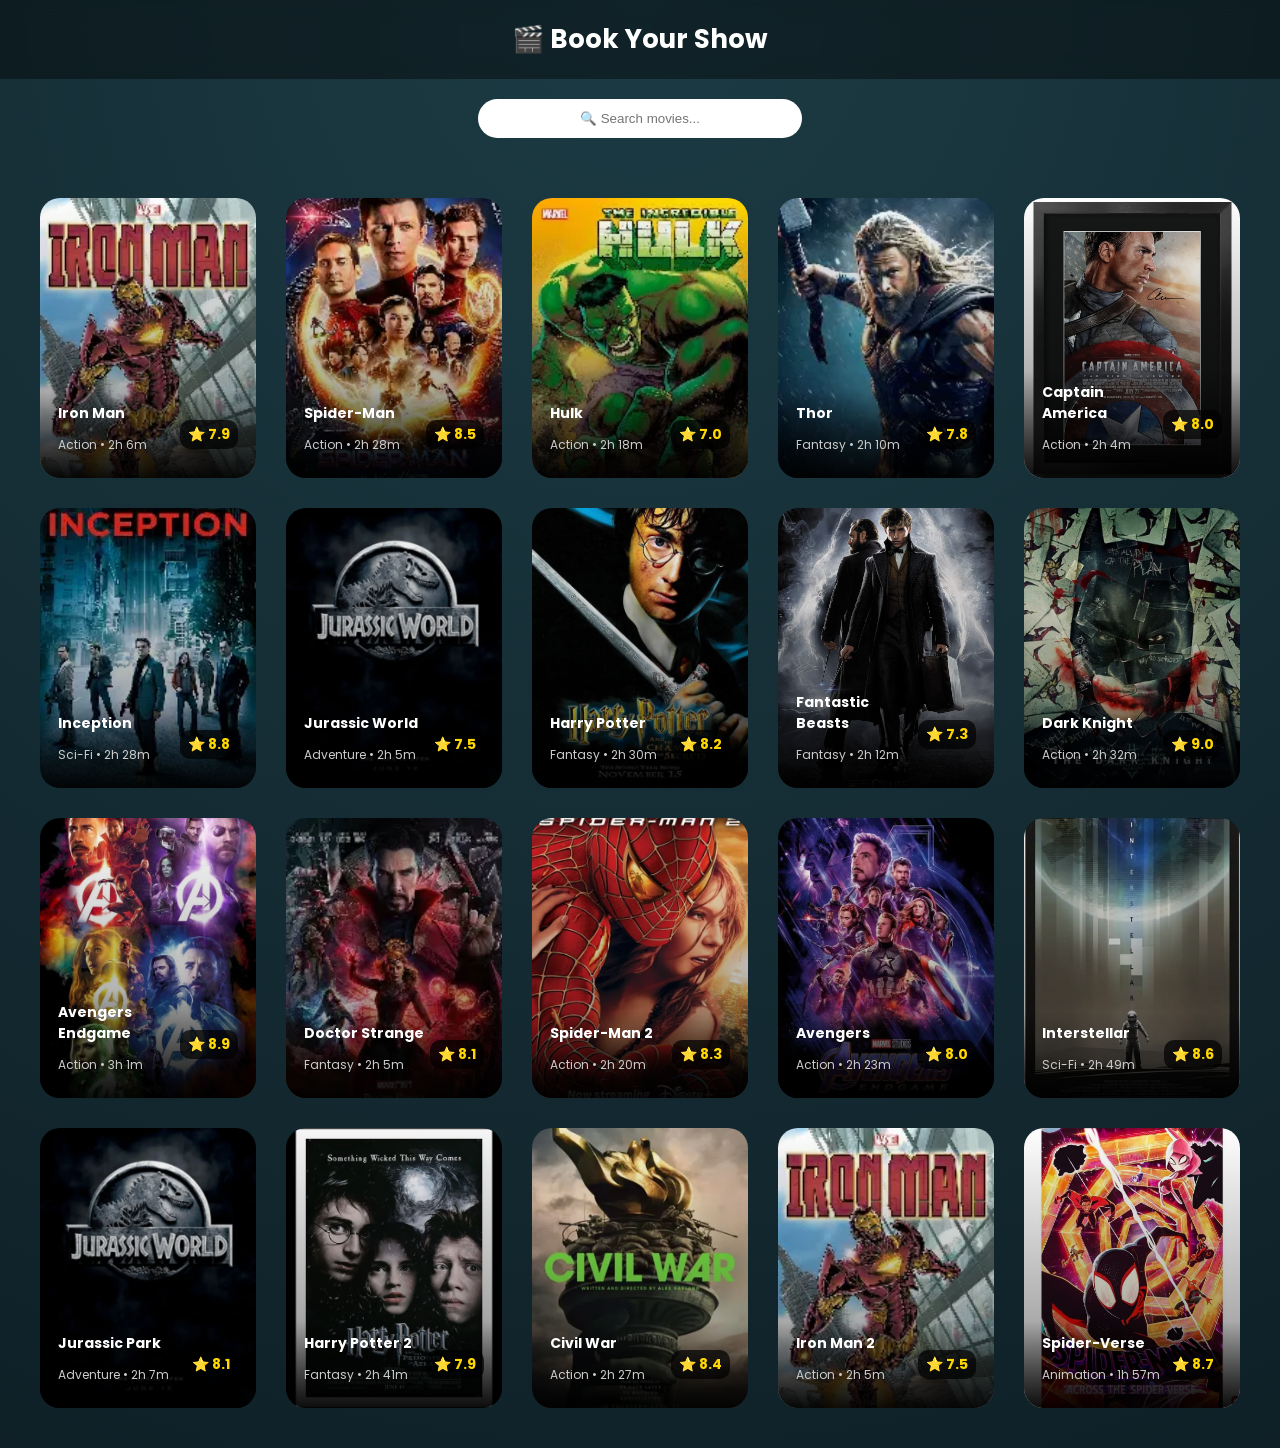
<file: index.html>
<!DOCTYPE html>
<html lang="en">
<head>
  <meta charset="UTF-8">
  <title>Book Your Show</title>
  <link rel="stylesheet" href="style.css">
</head>

<body>

<!-- HEADER -->
<header class="header">
  🎬 Book Your Show
</header>

<!-- SEARCH -->
<input type="text" id="search" placeholder="🔍 Search movies...">

<!-- MOVIES -->
<div class="movies">

 <!-- Movie 1 -->
<div class="movie">
  <img src="images/iron.jpg">
  <div class="info">
    <div>
      <h3>Iron Man</h3>
      <p class="meta">Action • 2h 6m</p>
    </div>
    <span class="rating">⭐ 7.9</span>
  </div>
  <button class="book-btn" data-movie="Iron Man" data-poster="images/iron.jpg">Book Now</button>
</div>

<!-- Movie 2 -->
<div class="movie">
  <img src="images/spi.jpg">
  <div class="info">
    <div>
      <h3>Spider-Man</h3>
      <p class="meta">Action • 2h 28m</p>
    </div>
    <span class="rating">⭐ 8.5</span>
  </div>
  <button class="book-btn" data-movie="Spider-Man" data-poster="images/spi.jpg">Book Now</button>
</div>

<!-- Movie 3 -->
<div class="movie">
  <img src="images/hul.jpg">
  <div class="info">
    <div>
      <h3>Hulk</h3>
      <p class="meta">Action • 2h 18m</p>
    </div>
    <span class="rating">⭐ 7.0</span>
  </div>
  <button class="book-btn" data-movie="Hulk" data-poster="images/hul.jpg">Book Now</button>
</div>

<!-- Movie 4 -->
<div class="movie">
  <img src="images/tho.jpg">
  <div class="info">
    <div>
      <h3>Thor</h3>
      <p class="meta">Fantasy • 2h 10m</p>
    </div>
    <span class="rating">⭐ 7.8</span>
  </div>
  <button class="book-btn" data-movie="Thor" data-poster="images/tho.jpg">Book Now</button>
</div>

<!-- Movie 5 -->
<div class="movie">
  <img src="images/cap.jpg">
  <div class="info">
    <div>
      <h3>Captain America</h3>
      <p class="meta">Action • 2h 4m</p>
    </div>
    <span class="rating">⭐ 8.0</span>
  </div>
  <button class="book-btn" data-movie="Captain America" data-poster="images/cep.jpg">Book Now</button>
</div>

<!-- Movie 6 -->
<div class="movie">
  <img src="images/inc.jpg">
  <div class="info">
    <div>
      <h3>Inception</h3>
      <p class="meta">Sci-Fi • 2h 28m</p>
    </div>
    <span class="rating">⭐ 8.8</span>
  </div>
  <button class="book-btn" data-movie="Inception" data-poster="images/inc.jpg">Book Now</button>
</div>

<!-- Movie 7 -->
<div class="movie">
  <img src="images/jur.jpg">
  <div class="info">
    <div>
      <h3>Jurassic World</h3>
      <p class="meta">Adventure • 2h 5m</p>
    </div>
    <span class="rating">⭐ 7.5</span>
  </div>
  <button class="book-btn" data-movie="Jurassic World" data-poster="images/jur.jpg">Book Now</button>
</div>

<!-- Movie 8 -->
<div class="movie">
  <img src="images/potter.jpg">
  <div class="info">
    <div>
      <h3>Harry Potter</h3>
      <p class="meta">Fantasy • 2h 30m</p>
    </div>
    <span class="rating">⭐ 8.2</span>
  </div>
  <button class="book-btn" data-movie="Harry Potter" data-poster="images/harry.jpg">Book Now</button>
</div>

<!-- Movie 9 -->
<div class="movie">
  <img src="images/fantastic.jpg">
  <div class="info">
    <div>
      <h3>Fantastic Beasts</h3>
      <p class="meta">Fantasy • 2h 12m</p>
    </div>
    <span class="rating">⭐ 7.3</span>
  </div>
  <button class="book-btn" data-movie="Fantastic Beasts" data-poster="images/potter.jpg">Book Now</button>
</div>

<!-- Movie 10 -->
<div class="movie">
  <img src="images/knight.jpg">
  <div class="info">
    <div>
      <h3>Dark Knight</h3>
      <p class="meta">Action • 2h 32m</p>
    </div>
    <span class="rating">⭐ 9.0</span>
  </div>
  <button class="book-btn" data-movie="Dark Knight" data-poster="images/der.jpg">Book Now</button>
</div>

<!-- Movie 11 -->
<div class="movie">
  <img src="images/end.jpg">
  <div class="info">
    <div>
      <h3>Avengers Endgame</h3>
      <p class="meta">Action • 3h 1m</p>
    </div>
    <span class="rating">⭐ 8.9</span>
  </div>
  <button class="book-btn" data-movie="Avengers Endgame" data-poster="images/avg.jpg">Book Now</button>
</div>

<!-- Movie 12 -->
<div class="movie">
  <img src="images/dr.jpg">
  <div class="info">
    <div>
      <h3>Doctor Strange</h3>
      <p class="meta">Fantasy • 2h 5m</p>
    </div>
    <span class="rating">⭐ 8.1</span>
  </div>
  <button class="book-btn" data-movie="Doctor Strange" data-poster="images/dr.jpg">Book Now</button>
</div>

<!-- Movie 13 -->
<div class="movie">
  <img src="images/spi.webp">
  <div class="info">
    <div>
      <h3>Spider-Man 2</h3>
      <p class="meta">Action • 2h 20m</p>
    </div>
    <span class="rating">⭐ 8.3</span>
  </div>
  <button class="book-btn" data-movie="Spider-Man 2" data-poster="images/spi.webp">Book Now</button>
</div>

<!-- Movie 14 -->
<div class="movie">
  <img src="images/avenger.jpg">
  <div class="info">
    <div>
      <h3>Avengers</h3>
      <p class="meta">Action • 2h 23m</p>
    </div>
    <span class="rating">⭐ 8.0</span>
  </div>
  <button class="book-btn" data-movie="Avengers" data-poster="images/avenger.jpg">Book Now</button>
</div>

<!-- Movie 15 -->
<div class="movie">
  <img src="images/interstellar.jpg">
  <div class="info">
    <div>
      <h3>Interstellar</h3>
      <p class="meta">Sci-Fi • 2h 49m</p>
    </div>
    <span class="rating">⭐ 8.6</span>
  </div>
  <button class="book-btn" data-movie="Interstellar" data-poster="images/inc.jpg">Book Now</button>
</div>

<!-- Movie 16 -->
<div class="movie">
  <img src="images/jur.jpg">
  <div class="info">
    <div>
      <h3>Jurassic Park</h3>
      <p class="meta">Adventure • 2h 7m</p>
    </div>
    <span class="rating">⭐ 8.1</span>
  </div>
  <button class="book-btn" data-movie="Jurassic Park" data-poster="images/jur.jpg">Book Now</button>
</div>

<!-- Movie 17 -->
<div class="movie">
  <img src="images/ppt.jpg">
  <div class="info">
    <div>
      <h3>Harry Potter 2</h3>
      <p class="meta">Fantasy • 2h 41m</p>
    </div>
    <span class="rating">⭐ 7.9</span>
  </div>
  <button class="book-btn" data-movie="Harry Potter 2" data-poster="images/harry.jpg">Book Now</button>
</div>

<!-- Movie 18 -->
<div class="movie">
  <img src="images/civil.jpg">
  <div class="info">
    <div>
      <h3>Civil War</h3>
      <p class="meta">Action • 2h 27m</p>
    </div>
    <span class="rating">⭐ 8.4</span>
  </div>
  <button class="book-btn" data-movie="Civil War" data-poster="images/cep.jpg">Book Now</button>
</div>

<!-- Movie 19 -->
<div class="movie">
  <img src="images/iron.jpg">
  <div class="info">
    <div>
      <h3>Iron Man 2</h3>
      <p class="meta">Action • 2h 5m</p>
    </div>
    <span class="rating">⭐ 7.5</span>
  </div>
  <button class="book-btn" data-movie="Iron Man 2" data-poster="images/iron.jpg">Book Now</button>
</div>

<!-- Movie 20 -->
<div class="movie">
  <img src="images/verse.jpg">
  <div class="info">
    <div>
      <h3>Spider-Verse</h3>
      <p class="meta">Animation • 1h 57m</p>
    </div>
    <span class="rating">⭐ 8.7</span>
  </div>
  <button class="book-btn" data-movie="Spider-Verse" data-poster="images/spi.jpg">Book Now</button>
</div>

</div>

<script>
// BOOK BUTTON
document.querySelectorAll(".book-btn").forEach(btn => {
  btn.addEventListener("click", function () {
    let movie = this.getAttribute("data-movie");
    let poster = this.parentElement.querySelector("img").src;

    localStorage.setItem("movie", movie);
    localStorage.setItem("poster", poster);
    window.location.href = "seats.html";
  });
});

// SEARCH FUNCTION
document.getElementById("search").addEventListener("input", function() {
  let value = this.value.toLowerCase();
  document.querySelectorAll(".movie").forEach(movie => {
    movie.style.display = movie.innerText.toLowerCase().includes(value)
      ? "block" : "none";
  });
});
</script>

</body>
</html>
</file>
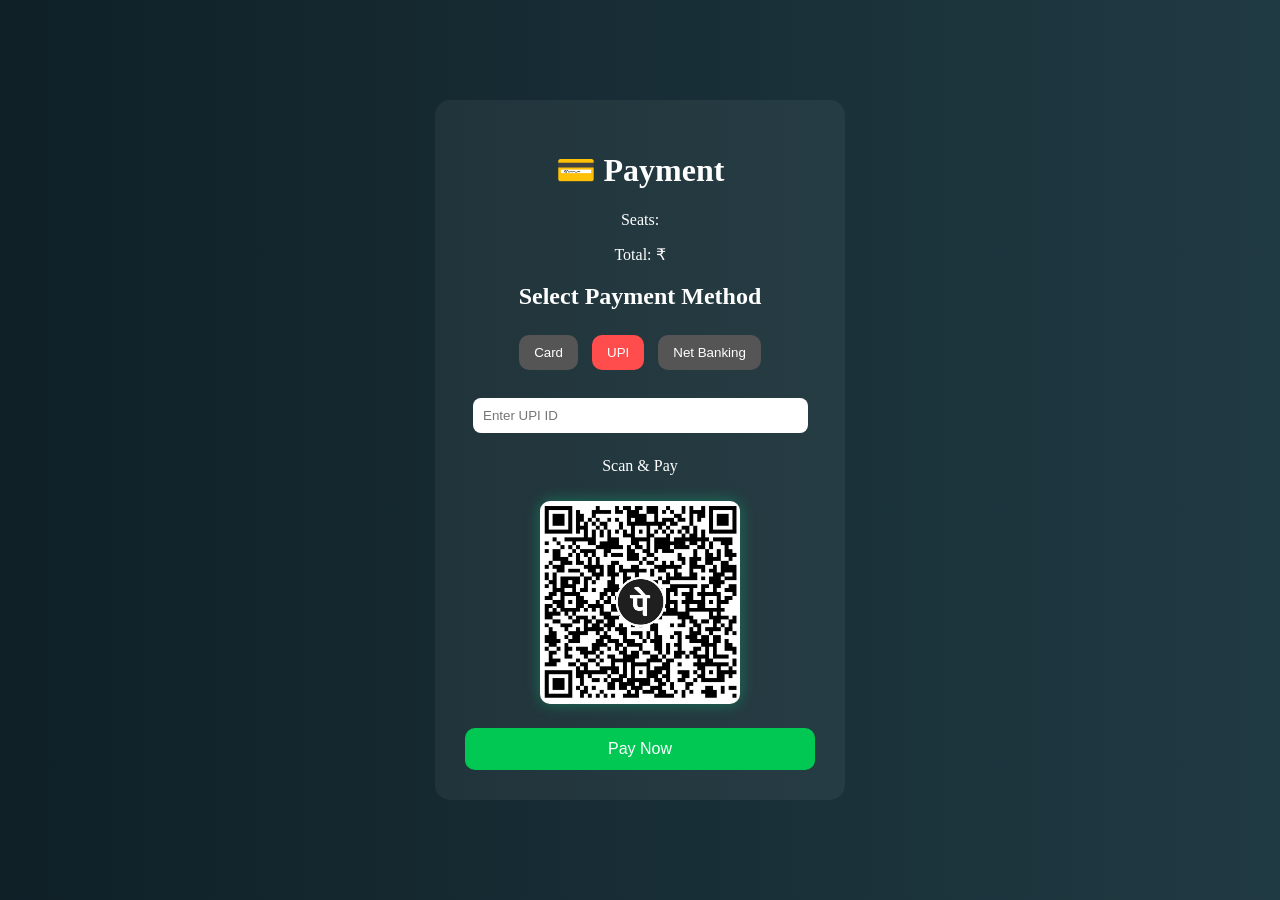
<file: payment.html>
<!DOCTYPE html>
<html lang="en">
<head>
<meta charset="UTF-8">
<title>Payment</title>
<link rel="stylesheet" href="payment.css">
</head>
<body>

<div class="container">
    <h1>💳 Payment</h1>

    <div class="summary">
        <p>Seats: <span id="seatCount"></span></p>
        <p>Total: ₹<span id="totalAmount"></span></p>
    </div>

    <h2>Select Payment Method</h2>

    <!-- ✅ Added IDs -->
    <div class="methods">
        <button id="btn-card" onclick="selectMethod('card')">Card</button>
        <button id="btn-upi" onclick="selectMethod('upi')">UPI</button>
        <button id="btn-net" onclick="selectMethod('netbanking')">Net Banking</button>
    </div>

    <!-- CARD -->
    <div id="card" class="method-box">
        <input type="text" placeholder="Card Number">
        <input type="text" placeholder="Name on Card">
        <input type="text" placeholder="Expiry">
        <input type="text" placeholder="CVV">
    </div>

    <!-- UPI -->
    <div id="upi" class="method-box">
        <input type="text" placeholder="Enter UPI ID">

        <!-- ✅ QR CODE ADDED -->
        <div id="qr-section" style="text-align:center; margin-top:15px;">
            <p>Scan & Pay</p>
            <img src="images/qr.jpg" width="200">
        </div>
    </div>

    <!-- NET BANKING -->
    <div id="netbanking" class="method-box">
        <select>
            <option>Select Bank</option>
            <option>SBI</option>
            <option>HDFC</option>
            <option>ICICI</option>
        </select>
    </div>

    <button class="pay-btn" onclick="payNow()">Pay Now</button>
</div>

<script src="payment.js"></script>
</body>
</html>
</file>
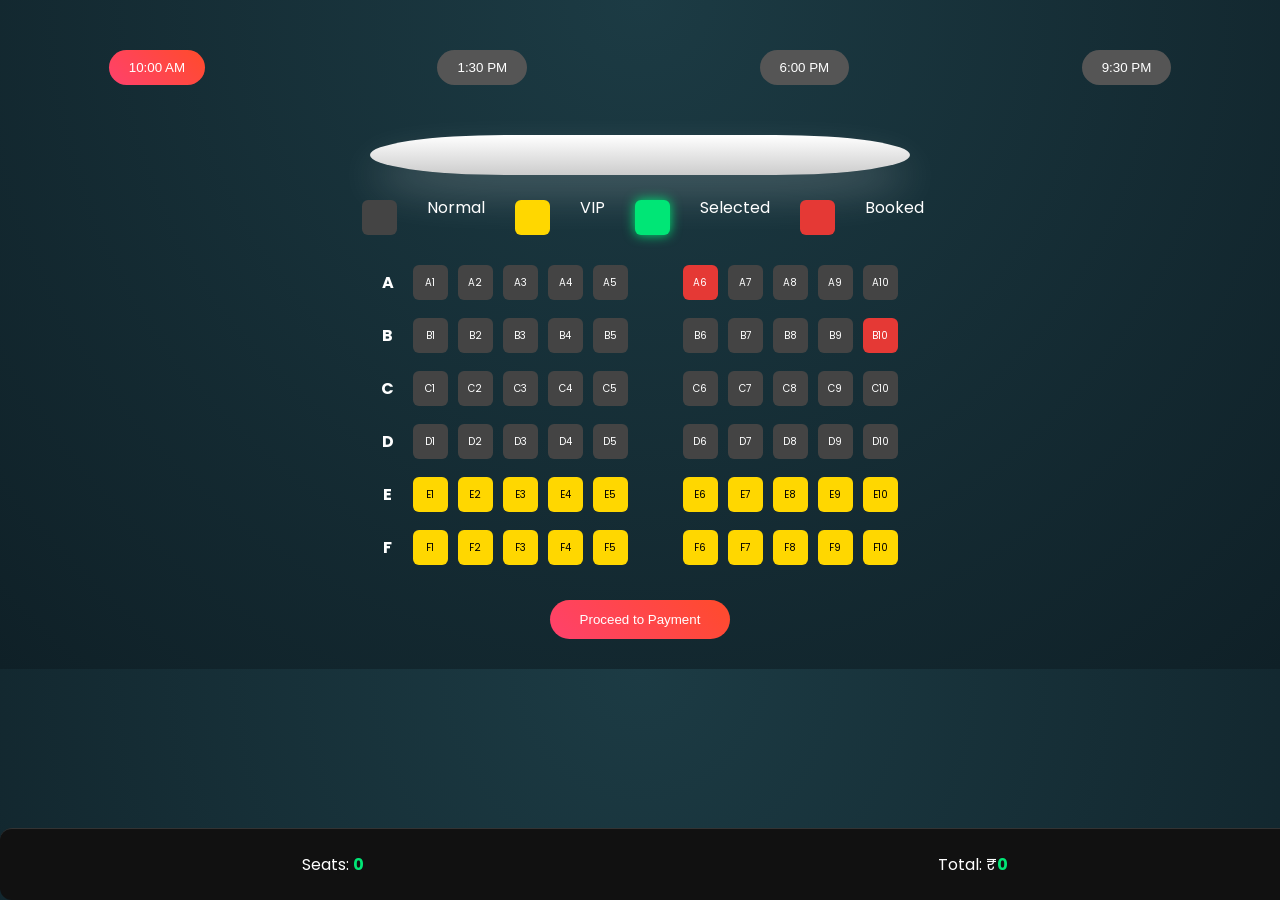
<file: seats.html>
<!DOCTYPE html>
<html lang="en">
<head>
<meta charset="UTF-8">
<title>Select Seats</title>
<link rel="stylesheet" href="style.css">
</head>
<body>

<!-- TOP BAR -->
<div class="top-bar">
 <h2 id="movie-name"></h2>
  <div class="timings">
    <button class="time active">10:00 AM</button>
    <button class="time">1:30 PM</button>
    <button class="time">6:00 PM</button>
    <button class="time">9:30 PM</button>
  </div>
</div>



<!-- MAIN -->
<div class="container">

  <div class="screen"></div>

  <div class="legend">
    <span class="seat"></span> Normal
    <span class="seat vip"></span> VIP
    <span class="seat selected"></span> Selected
    <span class="seat occupied"></span> Booked
  </div>

  <div id="seatContainer"></div>

</div>

<!-- SUMMARY -->
<div class="summary">
  <p>Seats: <span id="count">0</span></p>
  <p>Total: ₹<span id="total">0</span></p>
</div>

<button onclick="goToPayment()">Proceed to Payment</button>

<script>
const container = document.getElementById("seatContainer");
const count = document.getElementById("count");
const total = document.getElementById("total");

let normalPrice = 150;
let vipPrice = 250;

const rows = 6;
const seatsPerRow = 10;

// timing select
document.querySelectorAll(".time").forEach(btn => {
  btn.addEventListener("click", () => {
    document.querySelector(".time.active").classList.remove("active");
    btn.classList.add("active");
  });
});

// generate seats
for (let i = 0; i < rows; i++) {
  let row = document.createElement("div");
  row.classList.add("row");

  let rowLetter = String.fromCharCode(65 + i); // A, B, C...

  let label = document.createElement("span");
  label.classList.add("row-label");
  label.innerText = rowLetter;
  row.appendChild(label);

  for (let j = 1; j <= seatsPerRow; j++) {

    if (j === 6) {
      let gap = document.createElement("div");
      gap.classList.add("gap");
      row.appendChild(gap);
    }

    let seat = document.createElement("div");
    seat.classList.add("seat");

    // ✅ ADD SEAT NUMBER
    let seatNumber = rowLetter + j;
    seat.innerText = seatNumber;
    seat.setAttribute("data-seat", seatNumber);

    if (i >= 4) seat.classList.add("vip");

    if (Math.random() < 0.15) {
      seat.classList.add("occupied");
    }

    seat.addEventListener("click", () => {
      if (!seat.classList.contains("occupied")) {
        seat.classList.toggle("selected");
        updateCount();
      }
    });

    row.appendChild(seat);
  }

  container.appendChild(row);
}

// update count
function updateCount() {
  let selectedSeats = document.querySelectorAll(".seat.selected");
  let totalPrice = 0;
  let seatList = [];

  selectedSeats.forEach(seat => {
    totalPrice += seat.classList.contains("vip") ? vipPrice : normalPrice;

    // ✅ STORE SELECTED SEAT NUMBERS
    seatList.push(seat.getAttribute("data-seat"));
  });

  count.innerText = selectedSeats.length;
  total.innerText = totalPrice;

  console.log("Selected Seats:", seatList.join(", "));
}

// go to payment
function goToPayment() {
  let seats = count.innerText;
  let amount = total.innerText;

  if (seats == 0) {
    alert("Please select at least 1 seat");
    return;
  }

  localStorage.setItem("seats", seats);
  localStorage.setItem("total", amount);

  window.location.href = "payment.html";
}
</script>

</body>
</html>
</file>
<file: style.css>
@import url('https://fonts.googleapis.com/css2?family=Poppins&display=swap');

/* ===== BODY ===== */
body {
  margin: 0;
  font-family: 'Poppins', sans-serif;
  background: radial-gradient(circle at top, #1c3b44, #0f2027);
  color: white;
  animation: fade 0.5s ease-in;
}

@keyframes fade {
  from { opacity: 0; }
  to { opacity: 1; }
}

/* ===== HEADER ===== */
.header {
  padding: 20px;
  text-align: center;
  font-size: 26px;
  font-weight: bold;
  background: rgba(0,0,0,0.4);
  backdrop-filter: blur(10px);
}

/* ===== SEARCH ===== */
#search {
  display: block;
  margin: 20px auto;
  padding: 12px;
  width: 300px;
  border-radius: 25px;
  border: none;
  outline: none;
  text-align: center;
}

/* ===== MOVIE GRID ===== */
.movies {
  display: grid;
  grid-template-columns: repeat(auto-fit, minmax(180px, 1fr));
  gap: 30px;
  padding: 40px;
  max-width: 1200px;
  margin: auto;
}

/* ===== MOVIE CARD ===== */
.movie {
  height: 280px;
  border-radius: 20px;
  overflow: hidden;
  position: relative;
  cursor: pointer;
  transition: 0.4s;
}

/* image */
.movie img {
  width: 100%;
  height: 100%;
  object-fit: cover;
  transition: 0.4s;
}

/* overlay */
.movie::before {
  content: "";
  position: absolute;
  inset: 0;
  background: linear-gradient(to top, rgba(0,0,0,0.8), transparent);
  opacity: 0.6;
  transition: 0.4s;
}

/* hover effects */
.movie:hover img {
  transform: scale(1.1);
  filter: brightness(0.6);
}

.movie:hover {
  box-shadow: 0 15px 40px rgba(0,0,0,0.7);
}

/* ===== INFO BAR (FIXED RATING ISSUE) ===== */
.movie .info {
  position: absolute;
  bottom: 0;
  width: 100%;
  padding: 12px 18px;
  display: flex;
  justify-content: space-between;
  align-items: center;
  background: linear-gradient(to top, rgba(0,0,0,0.9), transparent);
  box-sizing: border-box;
}

/* title + meta */
.movie .info h3 {
  font-size: 14px;
  margin: 0;
}

.meta {
  font-size: 12px;
  color: #ccc;
}

/* ⭐ rating FIXED */
.rating {
  color: gold;
  font-weight: bold;
  font-size: 14px;
  background: rgba(0,0,0,0.7);
  padding: 4px 8px;
  border-radius: 10px;
  white-space: nowrap;
}

/* ===== BUTTON ===== */
.movie button {
  position: absolute;
  bottom: 55px;
  left: 50%;
  transform: translateX(-50%) scale(0.9);
  padding: 10px 18px;
  border-radius: 25px;
  border: none;
  background: linear-gradient(45deg, #ff416c, #ff4b2b);
  color: white;
  cursor: pointer;
  opacity: 0;
  transition: 0.3s;
}

.movie:hover button {
  opacity: 1;
  transform: translateX(-50%) scale(1);
}

/* click effect */
.movie:active {
  transform: scale(0.96);
}

/* ===== SEATS ===== */
.container {
  text-align: center;
  margin-top: 20px;
}

.row {
  display: flex;
  justify-content: center;
  align-items: center;
  margin: 8px;
}

.row-label {
  width: 20px;
  margin-right: 10px;
  font-weight: bold;
}

.seat {
  width: 35px;
  height: 35px;
  margin: 6px;
  background: #444;
  border-radius: 10px;
  cursor: pointer;
  transition: 0.2s;
  position: relative;
}

.seat:hover {
  transform: scale(1.2);
  box-shadow: 0 0 10px rgba(255,255,255,0.5);
}

/* selected */
.seat.selected {
  background: #00e5ff;
  box-shadow: 0 0 15px #00e5ff;
}

/* booked */
.seat.occupied,
.seat.booked {
  background: #d32f2f;
  cursor: not-allowed;
}

/* VIP */
.vip {
  background: linear-gradient(45deg, gold, orange);
}

.vip.selected {
  box-shadow: 0 0 20px gold;
}

/* seat number tooltip */
.seat::after {
  content: attr(data-seat);
  position: absolute;
  font-size: 10px;
  opacity: 0;
  transform: translateY(-20px);
  transition: 0.2s;
}

.seat:hover::after {
  opacity: 1;
}

/* aisle gap */
.gap {
  width: 30px;
}

/* ===== SUMMARY ===== */
.summary {
  position: fixed;
  bottom: 20px;
  right: 20px;
  background: rgba(0,0,0,0.6);
  padding: 15px 20px;
  border-radius: 12px;
  backdrop-filter: blur(10px);
}

/* ===== BUTTON GLOBAL ===== */
button {
  display: block;
  margin: 30px auto;
  padding: 12px 30px;
  border-radius: 30px;
  border: none;
  background: linear-gradient(45deg, #ff416c, #ff4b2b);
  color: white;
  cursor: pointer;
}

/* ===== RESPONSIVE ===== */
@media (max-width: 768px) {
  .seat {
    width: 25px;
    height: 25px;
  }

  .gap {
    width: 15px;
  }

  #search {
    width: 80%;
  }
}

/* ===== TIME BUTTONS (HORIZONTAL FIX) ===== */
.time-container {
  display: flex;
  justify-content: center;
  gap: 15px;
  margin: 20px 0 30px;
}

.time {
  padding: 10px 20px;
  border-radius: 25px;
  background: #555;
  cursor: pointer;
  transition: 0.3s;
}

.time.active {
  background: linear-gradient(45deg, #ff416c, #ff4b2b);
}

/* ===== SCREEN (CENTER WHITE BAR) ===== */
.screen {
  width: 60%;
  height: 35px;
  margin: 20px auto 30px;
  background: #ddd;
  border-radius: 12px;
  box-shadow: 0 10px 40px rgba(255,255,255,0.4);
}

/* ===== LEGEND (Normal / VIP / Selected / Booked) ===== */
.legend {
  display: flex;
  justify-content: center;
  gap: 25px;
  margin-bottom: 20px;
}

.legend div {
  display: flex;
  align-items: center;
  gap: 8px;
  font-size: 14px;
}

.legend .box {
  width: 18px;
  height: 18px;
  border-radius: 5px;
}

.legend .normal { background: #444; }
.legend .vip { background: gold; }
.legend .selected { background: #00e676; }
.legend .booked { background: #d32f2f; }

/* ===== FIX SEAT COLORS (MATCH IMAGE 2) ===== */
.seat {
  background: #444;
}

.seat.selected {
  background: #00e676;
  box-shadow: 0 0 12px #00e676;
}

.seat.booked,
.seat.occupied {
  background: #d32f2f;
}

.vip {
  background: gold !important;
}

/* ===== CENTER WHOLE LAYOUT ===== */
.container {
  max-width: 900px;
  margin: auto;
}

/* ===== CONFIRM BUTTON ===== */
.confirm-btn {
  display: block;
  margin: 30px auto;
  padding: 12px 35px;
  border-radius: 30px;
  background: linear-gradient(45deg, #ff416c, #ff4b2b);
  border: none;
  color: white;
  font-size: 16px;
  cursor: pointer;
}

/* ===== SUMMARY BOX IMPROVED ===== */
.summary {
  position: fixed;
  bottom: 0;
  left: 0;
  width: 100%;

  background: #111;
  padding: 15px;

  display: flex;
  justify-content: space-around;

  border-top: 1px solid #333;
}
.summary p {
  margin: 8px 0;
  font-size: 16px;
}

.summary span {
  font-weight: bold;
  color: #00e676;
}

/* ===== CONFIRM / TICKET PAGE FIX ===== */

.confirm-body {
  display: flex;
  justify-content: center;
  align-items: center;
  height: 100vh;
}

/* MAIN TICKET CARD */
.ticket {
  display: flex;
  gap: 20px;

  background: rgba(255,255,255,0.05);
  padding: 25px;
  border-radius: 15px;

  width: 600px;
  box-shadow: 0 10px 30px rgba(0,0,0,0.4);

  animation: fade 0.5s ease-in;
}

/* MOVIE POSTER */
.ticket img {
  width: 150px;
  border-radius: 10px;
}

/* RIGHT CONTENT */
.ticket-content {
  flex: 1;
}

/* TEXT SPACING */
.ticket-content p {
  margin: 8px 0;
}

/* QR */
.qr img {
  margin-top: 10px;
  border-radius: 5px;
}

/* BUTTONS */
.print-btn {
  margin-top: 10px;
  padding: 12px;
  width: 100%;
  background: linear-gradient(45deg, #ff416c, #ff4b2b);
  border: none;
  color: white;
  border-radius: 10px;
  cursor: pointer;
  font-size: 15px;
}

/* HOVER EFFECT */
.print-btn:hover {
  background: #ff2e43;
}

.screen {
  width: 60%;
  height: 40px;
  background: linear-gradient(to bottom, #fff, #ccc);
  margin: 20px auto;
  border-radius: 50% / 100%;
  text-align: center;
  font-size: 12px;
  color: #333;
  line-height: 40px;
  box-shadow: 0 20px 40px rgba(255,255,255,0.2);
}

.row {
  display: flex;
  justify-content: center;
  margin: 8px;
}

.row .seat:nth-child(6) {
  margin-right: 30px; /* aisle gap */
}
.seat {
  width: 35px;
  height: 35px;
  margin: 5px;
  border-radius: 6px;
  background: #444;

  display: flex;
  align-items: center;
  justify-content: center;

  font-size: 10px;
  color: white;
}

.seat.vip {
  background: gold;
  color: black;
}

.seat.selected {
  background: #00e676;
}

.seat.occupied {
  background: #e53935;
}

.row-label {
  width: 20px;
  margin-right: 10px;
  color: white;
}

.gap {
  width: 20px;
}
.timings {
  display: flex;
  justify-content: center;
  gap: 15px;
  margin: 20px 0;
}
</file>
<file: payment.css>
body {
    margin: 0;
    font-family: Poppins;
    background: linear-gradient(to right, #0f2027, #203a43);
    color: white;
    display: flex;
    justify-content: center;
    align-items: center;
    height: 100vh;
}

.container {
    background: rgba(255,255,255,0.05);
    padding: 30px;
    border-radius: 15px;
    width: 350px;
    text-align: center;
}

.methods button {
    margin: 10px;
    padding: 10px;
    border: none;
    background: #444;
    color: white;
    border-radius: 10px;
    cursor: pointer;
}

.methods button:hover {
    background: #ff4b5c;
}

.method-box {
    display: none;
    margin-top: 15px;
}

.method-box input, select {
    width: 90%;
    padding: 10px;
    margin: 8px;
    border-radius: 8px;
    border: none;
}

.pay-btn {
    margin-top: 20px;
    padding: 12px;
    width: 100%;
    background: #00c853;
    border: none;
    color: white;
    border-radius: 10px;
    font-size: 16px;
    cursor: pointer;
}

.method-box {
  display: none;
  margin-top: 15px;
}

.methods button {
  padding: 10px 15px;
  border-radius: 10px;
  border: none;
  background: #555;
  color: white;
  cursor: pointer;
  margin: 5px;
}

.methods button.active {
  background: #ff4d4d;
}

#qr-section img {
  border-radius: 10px;
  margin-top: 10px;
  box-shadow: 0 0 15px rgba(0,255,150,0.3);
}
</file>
